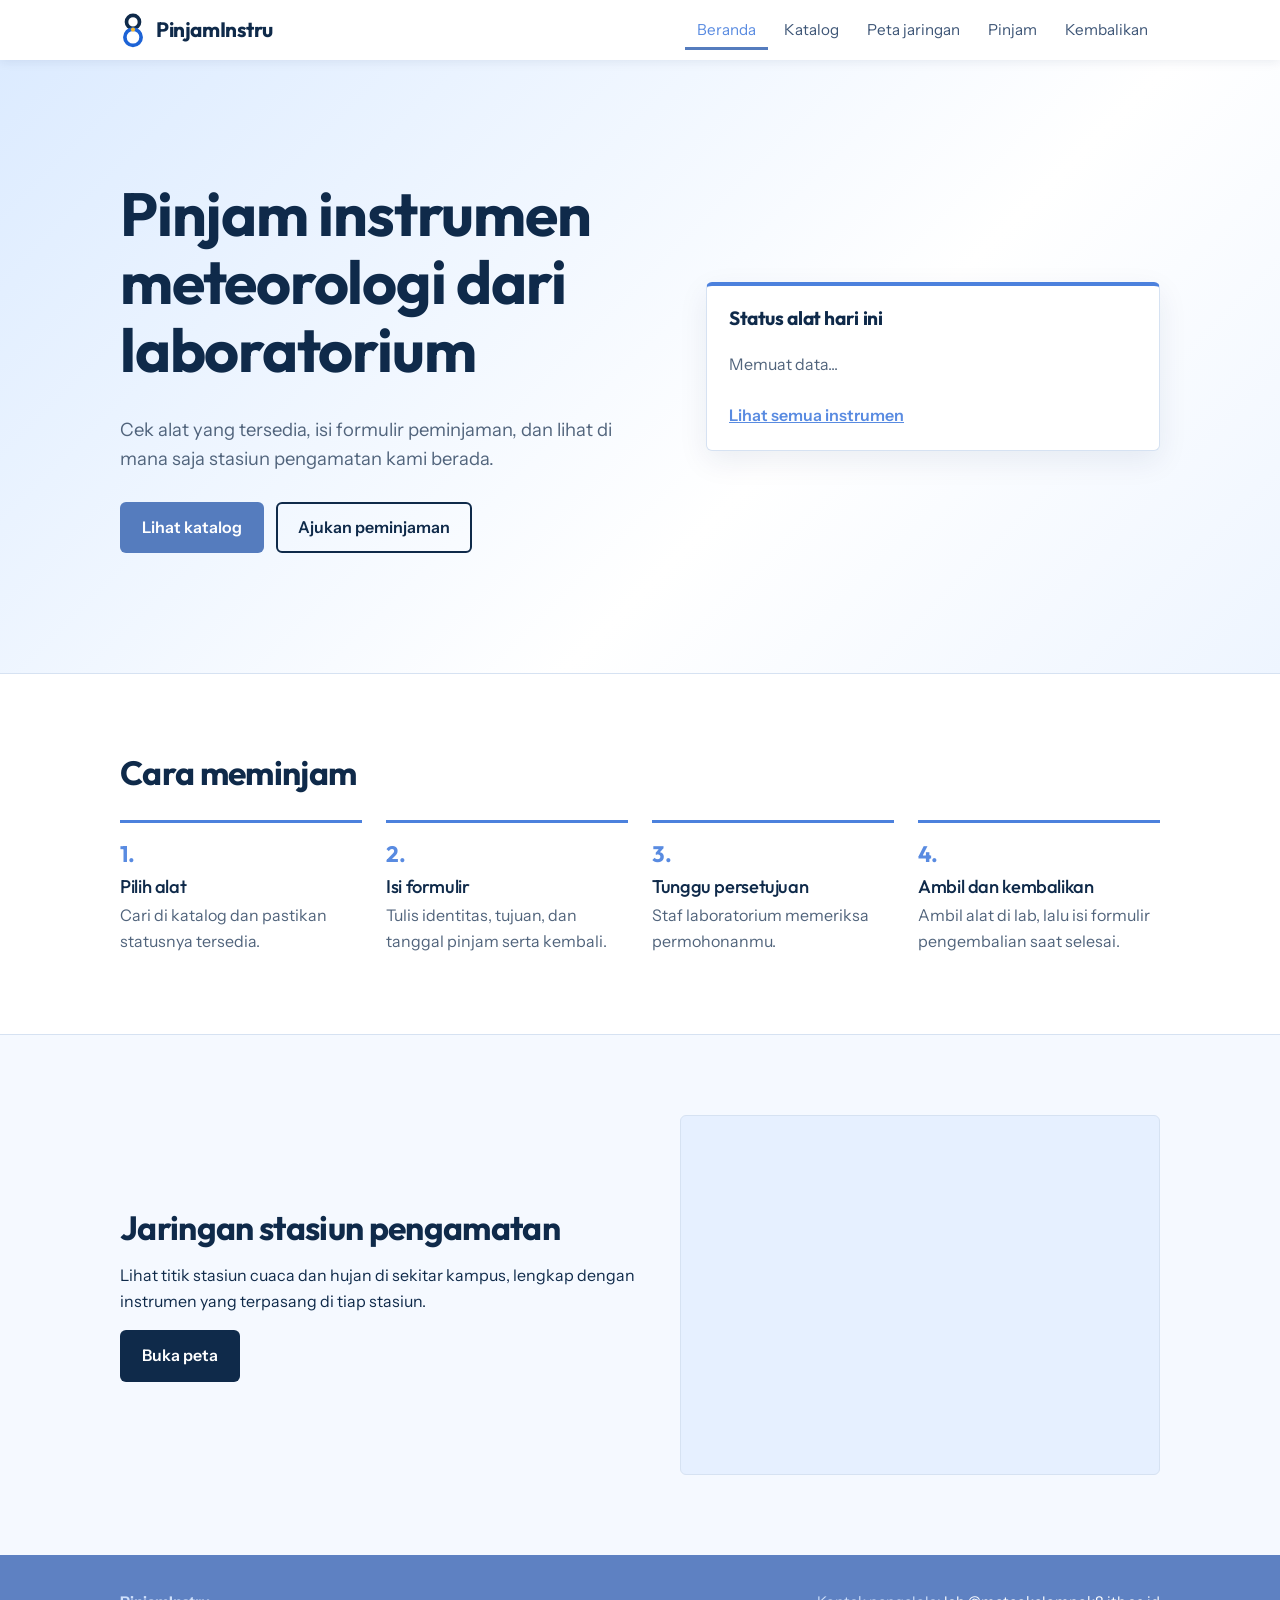
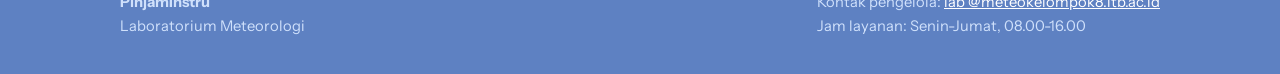
<file: frontend/index.html>
<!DOCTYPE html>
<html lang="id">
<head>
  <meta charset="UTF-8">
  <meta name="viewport" content="width=device-width, initial-scale=1">
  <title>PinjamInstru - Peminjaman Instrumen Laboratorium Meteorologi</title>
  <meta name="description" content="Lihat katalog instrumen meteorologi dan pinjam alat dari laboratorium.">
  <link rel="stylesheet" href="css/style.css">
</head>
<body>

  <header class="navbar">
    <div class="container">
      <a class="brand" href="index.html"><svg class="brand-logo" viewBox="0 0 32 44" width="26" height="36" aria-hidden="true">
          <circle cx="16" cy="12" r="8" fill="none" stroke="currentColor" stroke-width="4.5"/>
          <circle cx="16" cy="31" r="10" fill="none" stroke="#1d63d6" stroke-width="4.5"/>
          <circle cx="16" cy="21.5" r="2.6" fill="#f5b82e"/>
        </svg><span>PinjamInstru</span></a>
      <button class="nav-toggle" aria-expanded="false" aria-controls="nav-links">Menu</button>
      <ul class="nav-links" id="nav-links">
        <li><a href="index.html" aria-current="page">Beranda</a></li>
        <li><a href="catalog.html">Katalog</a></li>
        <li><a href="network-map.html">Peta jaringan</a></li>
        <li><a href="borrowing.html">Pinjam</a></li>
        <li><a href="returning.html">Kembalikan</a></li>
      </ul>
    </div>
  </header>

  <main>
    <section class="hero">
  <div class="container hero-inner">
    <div class="hero-text">
      <h1>Pinjam instrumen meteorologi dari laboratorium</h1>
      <p>Cek alat yang tersedia, isi formulir peminjaman, dan lihat di mana saja stasiun pengamatan kami berada.</p>
      <div class="hero-actions">
        <a class="btn btn-primary" href="catalog.html">Lihat katalog</a>
        <a class="btn btn-outline" href="borrowing.html">Ajukan peminjaman</a>
      </div>
    </div>
    <aside class="hero-card" aria-labelledby="hero-card-title">
      <h2 id="hero-card-title">Status alat hari ini</h2>
      <ul class="status-list" id="hero-status">
        <li class="status-empty">Memuat data...</li>
      </ul>
      <a class="section-link" href="catalog.html">Lihat semua instrumen</a>
    </aside>
  </div>
</section>

    <section class="section section--white">
      <div class="container">
        <div class="section-head">
          <h2>Cara meminjam</h2>
        </div>
        <ol class="steps">
          <li>
            <h3>Pilih alat</h3>
            <p>Cari di katalog dan pastikan statusnya tersedia.</p>
          </li>
          <li>
            <h3>Isi formulir</h3>
            <p>Tulis identitas, tujuan, dan tanggal pinjam serta kembali.</p>
          </li>
          <li>
            <h3>Tunggu persetujuan</h3>
            <p>Staf laboratorium memeriksa permohonanmu.</p>
          </li>
          <li>
            <h3>Ambil dan kembalikan</h3>
            <p>Ambil alat di lab, lalu isi formulir pengembalian saat selesai.</p>
          </li>
        </ol>
      </div>
    </section>

    <section class="section">
      <div class="container network-teaser">
        <div>
          <h2>Jaringan stasiun pengamatan</h2>
          <p>Lihat titik stasiun cuaca dan hujan di sekitar kampus, lengkap dengan instrumen yang terpasang di tiap stasiun.</p>
          <a class="btn btn-dark" href="network-map.html">Buka peta</a>
        </div>
        <!-- Placeholder: ganti dengan gambar peta atau mini-map Leaflet nanti -->
        <div class="map-preview" role="img" aria-label="Pratinjau peta stasiun pengamatan"></div>
      </div>
    </section>
  </main>

  <footer class="footer">
    <div class="container">
      <p><strong>PinjamInstru</strong><br>Laboratorium Meteorologi</p>
      <p>Kontak pengelola: <a href="mailto:lab@kelompok8.ac.id">lab @meteokelompok8.itb.ac.id</a><br>Jam layanan: Senin-Jumat, 08.00-16.00</p>
    </div>
  </footer>

  <script src="js/api.js"></script>
  <script src="js/main.js"></script>
</body>
</html>
</file>
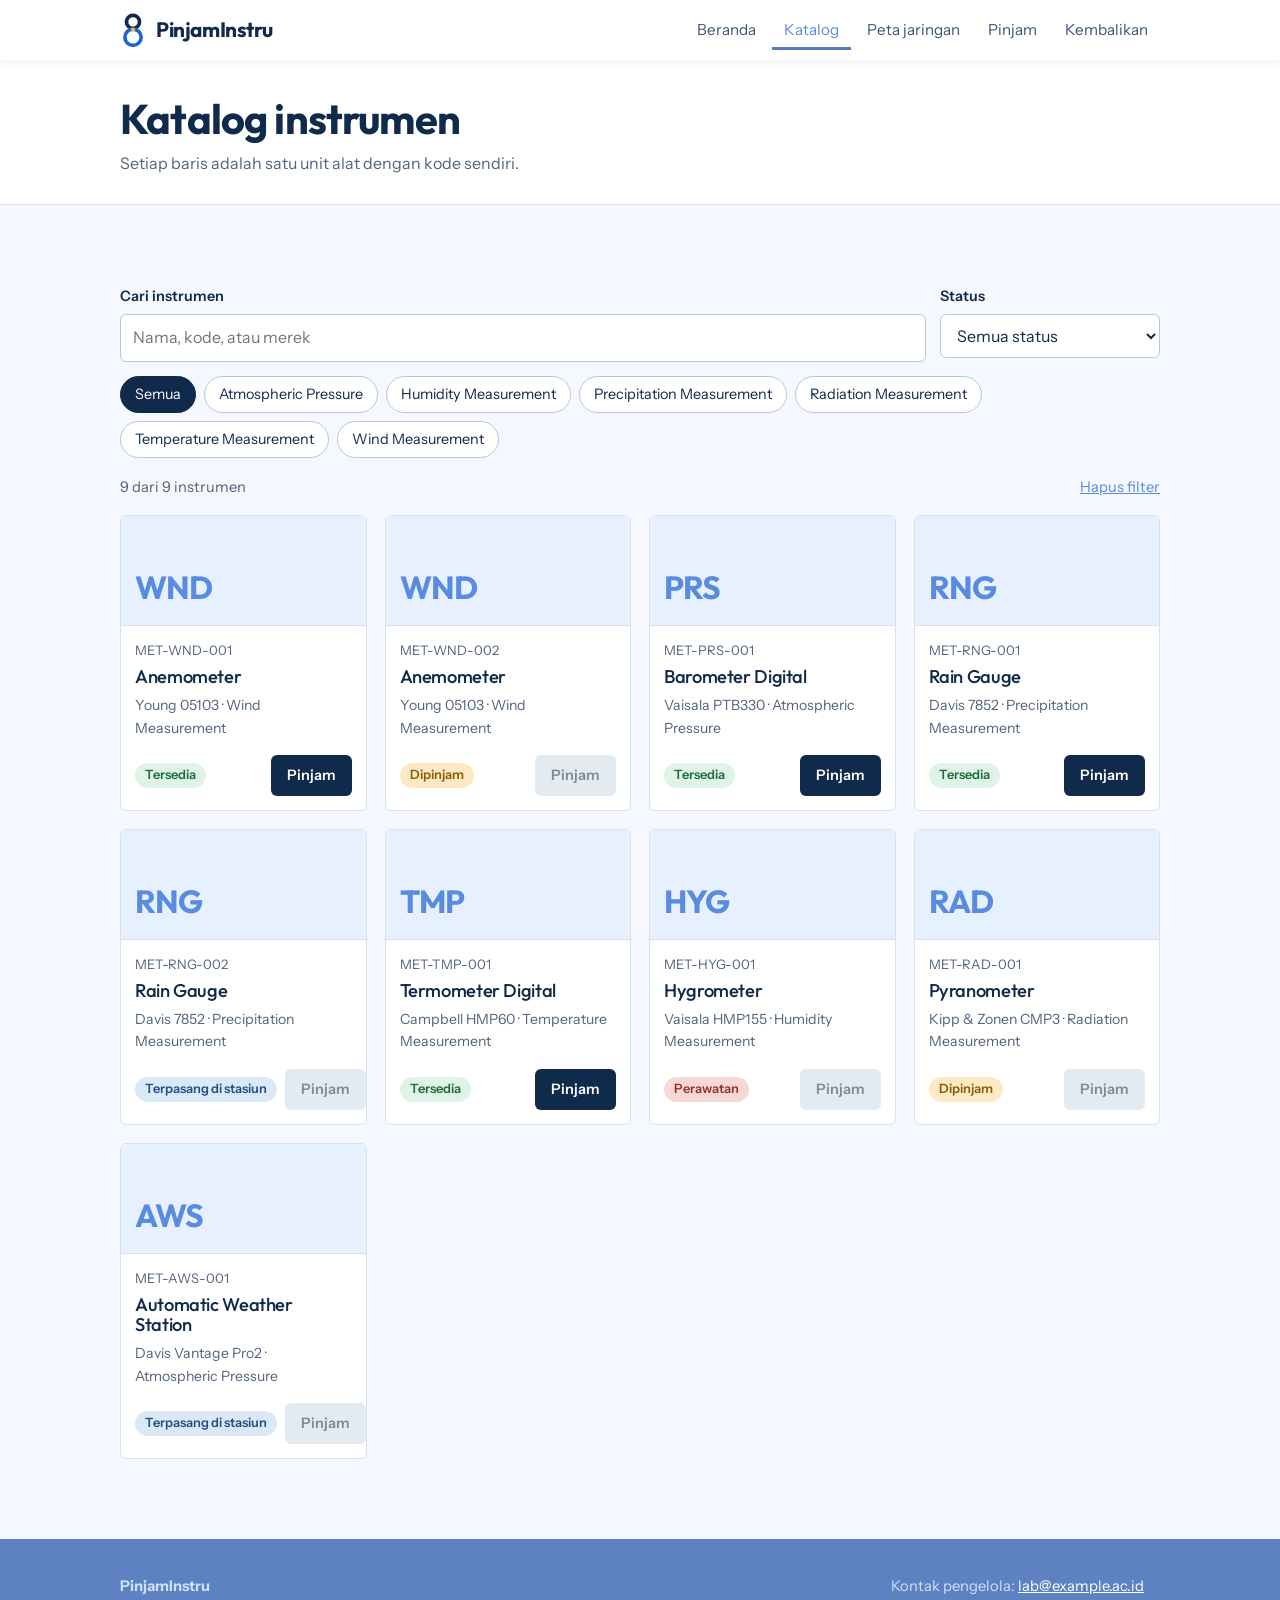
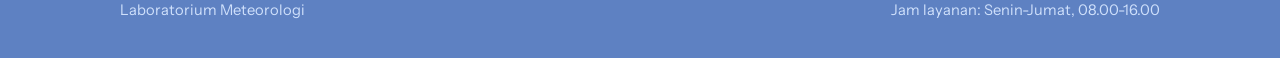
<file: frontend/catalog.html>
<!DOCTYPE html>
<html lang="id">
<head>
  <meta charset="UTF-8">
  <meta name="viewport" content="width=device-width, initial-scale=1">
  <title>Katalog Instrumen - Jamin - PinjamInstru </title>
  <link rel="stylesheet" href="css/style.css">
</head>
<body>

  <header class="navbar">
    <div class="container">
      <a class="brand" href="index.html"><svg class="brand-logo" viewBox="0 0 32 44" width="26" height="36" aria-hidden="true">
          <circle cx="16" cy="12" r="8" fill="none" stroke="currentColor" stroke-width="4.5"/>
          <circle cx="16" cy="31" r="10" fill="none" stroke="#1d63d6" stroke-width="4.5"/>
          <circle cx="16" cy="21.5" r="2.6" fill="#f5b82e"/>
        </svg><span>PinjamInstru</span></a>
      <button class="nav-toggle" aria-expanded="false" aria-controls="nav-links">Menu</button>
      <ul class="nav-links" id="nav-links">
        <li><a href="index.html">Beranda</a></li>
        <li><a href="catalog.html" aria-current="page">Katalog</a></li>
        <li><a href="network-map.html">Peta jaringan</a></li>
        <li><a href="borrowing.html">Pinjam</a></li>
        <li><a href="returning.html">Kembalikan</a></li>
      </ul>
    </div>
  </header>

  <main>
    <div class="page-head">
      <div class="container">
        <h1>Katalog instrumen</h1>
        <p>Setiap baris adalah satu unit alat dengan kode sendiri.</p>
      </div>
    </div>

    <section class="section">
      <div class="container">
        <div class="filters">
          <div>
            <label for="search">Cari instrumen</label>
            <input type="search" id="search" placeholder="Nama, kode, atau merek">
          </div>
          <div>
            <label for="status-filter">Status</label>
            <select id="status-filter">
              <option value="all">Semua status</option>
              <option value="available">Tersedia</option>
              <option value="borrowed">Dipinjam</option>
              <option value="maintenance">Perawatan</option>
              <option value="deployed">Terpasang di stasiun</option>
            </select>
          </div>
        </div>

        <div class="chips" id="category-chips" role="group" aria-label="Filter kategori"></div>

        <div class="result-bar">
          <span id="result-count" aria-live="polite"></span>
          <button type="button" class="link-btn" id="reset-filter">Hapus filter</button>
        </div>

        <div class="instrument-grid" id="catalog-grid">
          <p class="state-msg">Memuat instrumen...</p>
        </div>
      </div>
    </section>
  </main>

  <footer class="footer">
    <div class="container">
      <p><strong>PinjamInstru</strong><br>Laboratorium Meteorologi</p>
      <p>Kontak pengelola: <a href="mailto:lab@example.ac.id">lab@example.ac.id</a><br>Jam layanan: Senin-Jumat, 08.00-16.00</p>
    </div>
  </footer>

  <script src="js/api.js"></script>
  <script src="js/main.js"></script>
</body>
</html>
</file>
<file: frontend/css/style.css>
@import url("https://fonts.googleapis.com/css2?family=Outfit:wght@500;700&family=Instrument+Sans:wght@400;500;600&display=swap");

:root {
  --ink: #0f2a4a;          /* teks utama, biru laut gelap */
  --ink-soft: #51647c;     /* teks sekunder */
  --paper: #f5f9ff;        /* latar halaman, putih kebiruan */
  --white: #ffffff;
  --line: #d6e2f2;         /* garis tipis */
  --isobar: #4c81dd;       /* aksen utama, biru */
  --isobar-dark: #598be1;
  --signal: #557cbe;       /* biru aksen untuk tombol & fokus */
  --sky: #e6f0ff;          /* biru muda untuk latar */

  --ok-bg: #dff3e7;     --ok-fg: #1b6b3a;
  --busy-bg: #fde9c4;   --busy-fg: #8a5a00;
  --fix-bg: #f6d9d6;    --fix-fg: #9a2f25;
  --field-bg: #dbe9f6;  --field-fg: #1f4f86;

  --font-display: "Outfit", "Segoe UI", sans-serif;
  --font-body: "Instrument Sans", "Segoe UI", system-ui, sans-serif;

  --radius: 6px;
  --gutter: clamp(16px, 4vw, 40px);
  --maxw: 1120px;
}

*, *::before, *::after { box-sizing: border-box; }

html { scroll-behavior: smooth; }

body {
  margin: 0;
  font-family: var(--font-body);
  font-size: 1rem;
  line-height: 1.6;
  color: var(--ink);
  background: var(--paper);
}

img, svg { max-width: 100%; display: block; }

a { color: var(--isobar-dark); }

h1, h2, h3 {
  font-family: var(--font-display);
  line-height: 1.12;
  letter-spacing: -0.02em;
  margin: 0 0 0.5em;
}
h1 { font-size: clamp(2.2rem, 5.5vw, 3.8rem); font-weight: 700; }
h2 { font-size: clamp(1.5rem, 3vw, 2.1rem); font-weight: 700; }
h3 { font-size: 1.15rem; font-weight: 500; }

p { margin: 0 0 1em; max-width: 62ch; }

:focus-visible {
  outline: 3px solid var(--signal);
  outline-offset: 2px;
}

.container {
  width: 100%;
  max-width: var(--maxw);
  margin-inline: auto;
  padding-inline: var(--gutter);
}

.section { padding-block: clamp(40px, 7vw, 80px); }
.section--white { background: var(--white); border-block: 1px solid var(--line); }
.section-head { margin-bottom: 28px; }
.section-head p { color: var(--ink-soft); margin-bottom: 0; }

/* ---------- Navbar ---------- */
.navbar {
  position: sticky;
  top: 0;
  z-index: 50;
  background: var(--white);
  color: var(--ink);
  box-shadow: 0 2px 10px rgba(15, 42, 74, 0.08);
}
.navbar .container {
  display: flex;
  align-items: center;
  justify-content: space-between;
  gap: 16px;
  min-height: 60px;
}
.brand {
  font-family: var(--font-display);
  font-weight: 700;
  font-size: 1.3rem;
  letter-spacing: -0.02em;
  color: var(--ink);
  text-decoration: none;
  display: inline-flex;
  align-items: center;
  gap: 10px;
}
.brand-dot {
  width: 12px;
  height: 12px;
  border-radius: 50%;
  background: var(--signal);
}
.nav-links {
  display: flex;
  gap: 4px;
  list-style: none;
  margin: 0;
  padding: 0;
}
.nav-links a {
  display: block;
  padding: 8px 12px;
  color: #3d5576;
  text-decoration: none;
  border-radius: var(--radius);
  font-size: 0.95rem;
}
.nav-links a:hover { color: var(--ink); background: var(--sky); }
.nav-links a[aria-current="page"] { color: var(--isobar-dark); box-shadow: inset 0 -3px 0 var(--signal); border-radius: 0; }

.nav-toggle {
  display: none;
  background: none;
  border: 1px solid var(--line);
  background: var(--white);
  color: var(--ink);
  border-radius: var(--radius);
  padding: 6px 12px;
  font: inherit;
  cursor: pointer;
}

@media (max-width: 760px) {
  .nav-toggle { display: block; }
  .nav-links {
    display: none;
    position: absolute;
    top: 100%;
    left: 0;
    right: 0;
    flex-direction: column;
    background: var(--white);
    box-shadow: 0 8px 12px rgba(15, 42, 74, 0.08);
    padding: 8px var(--gutter) 16px;
  }
  .nav-links.open { display: flex; }
  .nav-links a[aria-current="page"] { box-shadow: none; background: var(--sky); border-radius: var(--radius); }
}

/* ---------- Tombol ---------- */
.btn {
  display: inline-block;
  font: inherit;
  font-weight: 600;
  padding: 11px 20px;
  border-radius: var(--radius);
  border: 2px solid transparent;
  text-decoration: none;
  cursor: pointer;
  transition: background 0.15s, color 0.15s;
}
.btn-primary { background: var(--signal); color: var(--white); }
.btn-primary:hover { background: var(--isobar-dark); }
.btn-outline { border-color: currentColor; color: inherit; background: transparent; }
.btn-outline:hover { background: rgba(29, 95, 209, 0.08); }
.btn-dark { background: var(--ink); color: var(--white); }
.btn-dark:hover { background: var(--isobar-dark); }
.btn-small { padding: 7px 14px; font-size: 0.9rem; }
.btn[aria-disabled="true"] {
  background: #e4ebf0;
  color: #7b8a99;
  pointer-events: none;
}

/* ---------- Badge status ---------- */
.badge {
  display: inline-block;
  padding: 2px 10px;
  border-radius: 999px;
  font-size: 0.8rem;
  font-weight: 600;
  white-space: nowrap;
}
.badge--available   { background: var(--ok-bg);    color: var(--ok-fg); }
.badge--borrowed    { background: var(--busy-bg);  color: var(--busy-fg); }
.badge--maintenance { background: var(--fix-bg);   color: var(--fix-fg); }
.badge--deployed    { background: var(--field-bg); color: var(--field-fg); }

/* ---------- Form ---------- */
label { display: block; font-weight: 600; font-size: 0.9rem; margin-bottom: 6px; }
input[type="text"], input[type="search"], input[type="email"], input[type="date"],
select, textarea {
  width: 100%;
  font: inherit;
  color: var(--ink);
  background: var(--white);
  border: 1px solid #b7c7d3;
  border-radius: var(--radius);
  padding: 10px 12px;
}
input:focus, select:focus, textarea:focus {
  outline: 3px solid var(--signal);
  outline-offset: 0;
  border-color: var(--ink);
}

/* ---------- Footer ---------- */
.footer {
  background: #5e81c2;
  color: #cfe0fb;
  padding-block: 36px;
  font-size: 0.92rem;
}
.footer .container {
  display: flex;
  flex-wrap: wrap;
  justify-content: space-between;
  gap: 16px 40px;
}
.footer p { margin: 0; }
.footer a { color: var(--white); }

/* ---------- Kartu instrumen (dipakai index & katalog) ---------- */
.instrument-grid {
  display: grid;
  grid-template-columns: repeat(auto-fill, minmax(240px, 1fr));
  gap: 18px;
}
.instrument-card {
  background: var(--white);
  border: 1px solid var(--line);
  border-radius: var(--radius);
  display: flex;
  flex-direction: column;
  overflow: hidden;
}
.instrument-thumb {
  height: 110px;
  display: flex;
  align-items: flex-end;
  padding: 12px 14px;
  background: var(--sky);
  border-bottom: 1px solid var(--line);
  font-family: var(--font-display);
  font-weight: 700;
  font-size: 2rem;
  letter-spacing: -0.03em;
  color: var(--isobar-dark);
}
.instrument-thumb img { width: 100%; height: 100%; object-fit: cover; }
.instrument-body { padding: 14px; display: flex; flex-direction: column; gap: 6px; flex: 1; }
.instrument-body h3 { margin: 0; }
.instrument-meta { margin: 0; font-size: 0.88rem; color: var(--ink-soft); }
.instrument-code { font-size: 0.82rem; color: var(--ink-soft); }
.instrument-foot {
  margin-top: auto;
  padding-top: 10px;
  display: flex;
  align-items: center;
  justify-content: space-between;
  gap: 8px;
}

@media (prefers-reduced-motion: reduce) {
  html { scroll-behavior: auto; }
  * { transition: none !important; animation: none !important; }
}

/* ==========================================================
   Beranda (index.html)
   ========================================================== */
.hero {
  position: relative;
  overflow: hidden;
  background: linear-gradient(135deg, #dcebff 0%, #ffffff 62%, #eef5ff 100%);
  color: var(--ink);
  padding-block: clamp(56px, 10vw, 120px);
}
.hero-isobars {
  position: absolute;
  inset: 0;
  width: 100%;
  height: 100%;
  opacity: 0.9;
  pointer-events: none;
}
.hero-isobars ellipse { fill: none; stroke: #a9c6f3; stroke-width: 1.2; }
.hero-isobars text { fill: #5b8ad6; font-size: 12px; font-family: var(--font-body); }
.hero .container { position: relative; }
.hero h1 { max-width: 15ch; }
.hero p { font-size: 1.15rem; color: var(--ink-soft); max-width: 46ch; }
.hero .btn-outline { color: var(--ink); }
.hero-actions { display: flex; flex-wrap: wrap; gap: 12px; margin-top: 28px; }

.stats {
  display: grid;
  grid-template-columns: repeat(4, 1fr);
  gap: 0;
  margin: 0;
  background: var(--white);
  border-bottom: 1px solid var(--line);
  padding-inline: calc(max(0px, (100% - var(--maxw)) / 2) + var(--gutter));
}
.stat:first-child { padding-left: 0; }
.stat { padding: 22px 20px; border-right: 1px solid var(--line); }
.stat:last-child { border-right: 0; }
.stat dd { margin: 0; font-family: var(--font-display); font-weight: 700; font-size: 2.2rem; line-height: 1; }
.stat dt { color: var(--ink-soft); font-size: 0.9rem; margin-top: 6px; }
.stat { display: flex; flex-direction: column-reverse; justify-content: flex-end; }
@media (max-width: 640px) {
  .stats { grid-template-columns: repeat(2, 1fr); }
  .stat:nth-child(2) { border-right: 0; }
  .stat:nth-child(-n+2) { border-bottom: 1px solid var(--line); }
}

.steps { list-style: none; counter-reset: step; margin: 0; padding: 0; display: grid; grid-template-columns: repeat(auto-fit, minmax(210px, 1fr)); gap: 24px; }
.steps li { counter-increment: step; padding-top: 14px; border-top: 3px solid var(--isobar); }
.steps li::before { content: counter(step) "."; font-family: var(--font-display); font-weight: 700; font-size: 1.4rem; color: var(--isobar-dark); }
.steps h3 { margin: 4px 0 6px; }
.steps p { color: var(--ink-soft); margin: 0; }

.network-teaser { display: grid; grid-template-columns: 1.1fr 1fr; gap: 32px; align-items: center; }
.network-teaser .map-preview {
  aspect-ratio: 4 / 3;
  border: 1px solid var(--line);
  border-radius: var(--radius);
  background: var(--sky);
}
@media (max-width: 760px) { .network-teaser { grid-template-columns: 1fr; } }
.section-link { display: inline-block; margin-top: 8px; font-weight: 600; }

/* ==========================================================
   Katalog (catalog.html)
   ========================================================== */
.page-head { background: var(--white); border-bottom: 1px solid var(--line); padding-block: 36px 28px; }
.page-head h1 { font-size: clamp(1.9rem, 4vw, 2.6rem); margin-bottom: 8px; }
.page-head p { color: var(--ink-soft); margin: 0; }

.filters { display: grid; grid-template-columns: 1fr 220px; gap: 14px; margin-bottom: 14px; }
@media (max-width: 640px) { .filters { grid-template-columns: 1fr; } }

.chips { display: flex; flex-wrap: wrap; gap: 8px; margin-bottom: 18px; }
.chip {
  font: inherit;
  font-size: 0.9rem;
  padding: 6px 14px;
  border-radius: 999px;
  border: 1px solid #b7c7d3;
  background: var(--white);
  color: var(--ink);
  cursor: pointer;
}
.chip:hover { border-color: var(--ink); }
.chip[aria-pressed="true"] { background: var(--ink); border-color: var(--ink); color: var(--white); }

.result-bar { display: flex; justify-content: space-between; align-items: center; gap: 12px; margin-bottom: 16px; color: var(--ink-soft); font-size: 0.92rem; }
.link-btn { background: none; border: 0; font: inherit; color: var(--isobar-dark); text-decoration: underline; cursor: pointer; padding: 0; }

.state-msg {
  grid-column: 1 / -1;
  padding: 32px;
  text-align: center;
  color: var(--ink-soft);
  border: 1px dashed #b7c7d3;
  border-radius: var(--radius);
  background: var(--white);
}
.visually-hidden { position: absolute; width: 1px; height: 1px; overflow: hidden; clip: rect(0 0 0 0); white-space: nowrap; }
/* Kartu status alat di hero */
.hero-inner { display: grid; grid-template-columns: 1.15fr 1fr; gap: clamp(24px, 5vw, 64px); align-items: center; }
.hero-card {
  background: var(--white);
  border: 1px solid var(--line);
  border-top: 4px solid var(--isobar);
  border-radius: var(--radius);
  box-shadow: 0 10px 30px rgba(13, 42, 92, 0.08);
  padding: 22px;
}
.hero-card h2 { font-size: 1.2rem; margin-bottom: 12px; }
.status-list { list-style: none; margin: 0 0 6px; padding: 0; }
.status-list li { display: flex; justify-content: space-between; align-items: center; gap: 12px; padding: 11px 0; border-bottom: 1px solid var(--line); }
.status-list li:last-child { border-bottom: 0; }
.status-list small { display: block; color: var(--ink-soft); font-size: 0.8rem; }
.status-empty { color: var(--ink-soft); }
@media (max-width: 860px) { .hero-inner { grid-template-columns: 1fr; } }
</file>
